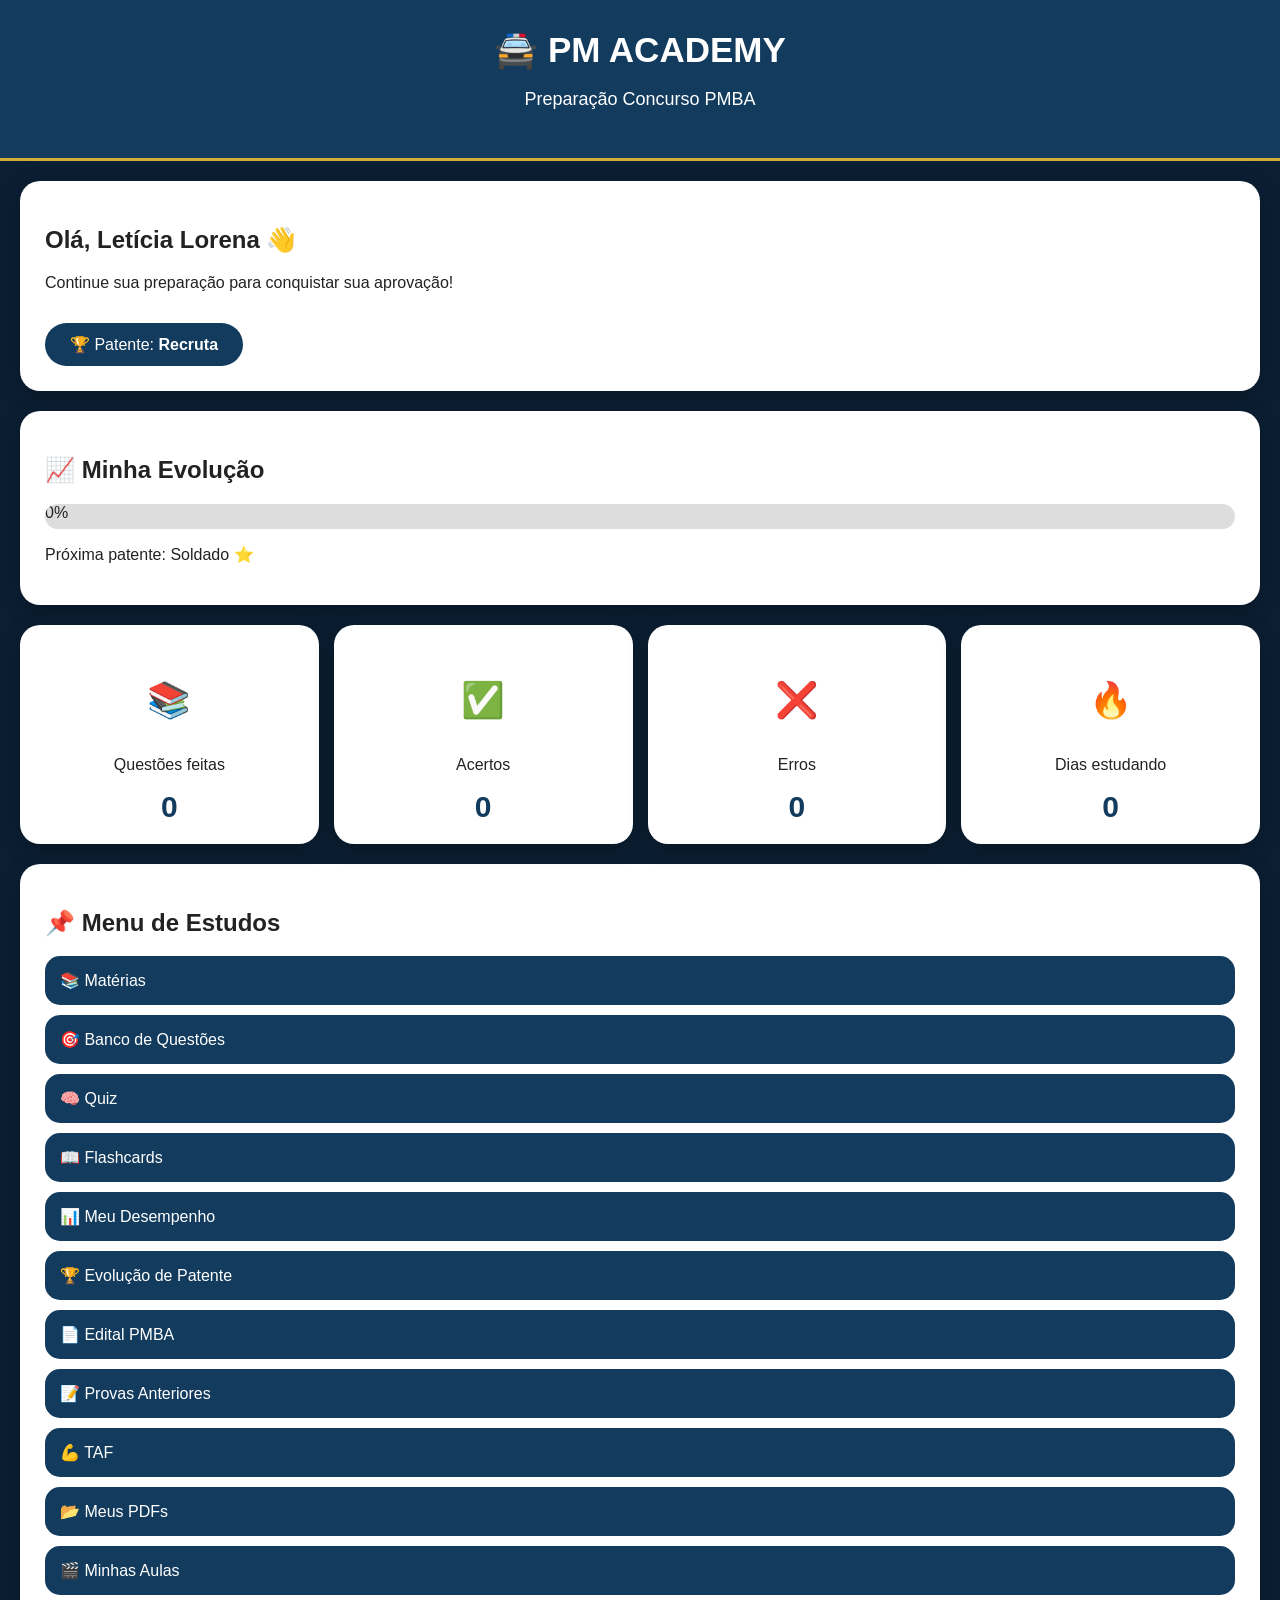
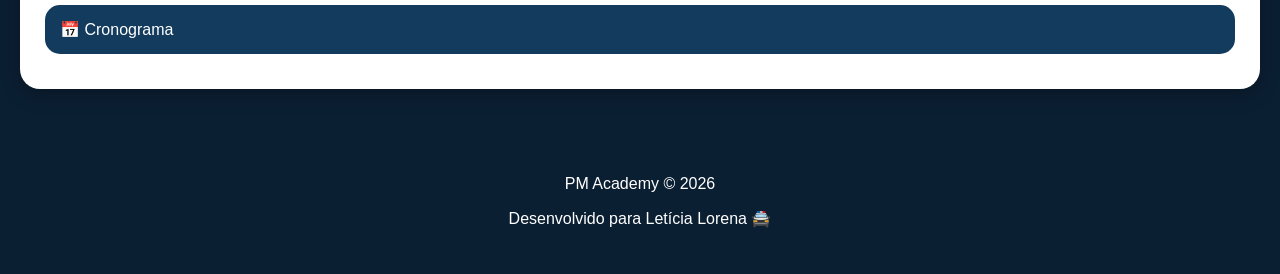
<file: index.html>
<!DOCTYPE html>
<html lang="pt-BR">
<head>
<meta charset="UTF-8">
<meta name="viewport" content="width=device-width, initial-scale=1.0">

<title>PM Academy</title>

<link rel="stylesheet" href="style.css">
</head>

<body>

<header class="topo">
    <h1>🚔 PM ACADEMY</h1>
    <p>Preparação Concurso PMBA</p>
</header>


<main>

<section class="boasvindas">
    <h2>Olá, Letícia Lorena 👋</h2>
    <p>Continue sua preparação para conquistar sua aprovação!</p>

    <div class="patente">
        🏆 Patente: <strong>Recruta</strong>
    </div>
</section>



<section class="progresso">

<h2>📈 Minha Evolução</h2>

<div class="barra">
    <div class="porcentagem">
        0%
    </div>
</div>

<p>Próxima patente: Soldado ⭐</p>

</section>




<section class="cards">

<div class="card">
<h3>📚</h3>
<p>Questões feitas</p>
<strong>0</strong>
</div>


<div class="card">
<h3>✅</h3>
<p>Acertos</p>
<strong>0</strong>
</div>


<div class="card">
<h3>❌</h3>
<p>Erros</p>
<strong>0</strong>
</div>


<div class="card">
<h3>🔥</h3>
<p>Dias estudando</p>
<strong>0</strong>
</div>


</section>




<section class="menu">

<h2>📌 Menu de Estudos</h2>


<a href="materias.html">📚 Matérias</a>

<a href="questoes.html">🎯 Banco de Questões</a>

<a href="quiz.html">🧠 Quiz</a>

<a href="flashcards.html">📖 Flashcards</a>

<a href="desempenho.html">📊 Meu Desempenho</a>

<a href="evolucao.html">🏆 Evolução de Patente</a>

<a href="edital.html">📄 Edital PMBA</a>

<a href="provas.html">📝 Provas Anteriores</a>

<a href="taf.html">💪 TAF</a>

<a href="pdfs.html">📂 Meus PDFs</a>

<a href="videos.html">🎬 Minhas Aulas</a>

<a href="cronograma.html">📅 Cronograma</a>


</section>


</main>




<footer>

<p>PM Academy © 2026</p>
<p>Desenvolvido para Letícia Lorena 🚔</p>

</footer>


</body>
</html>
</file>
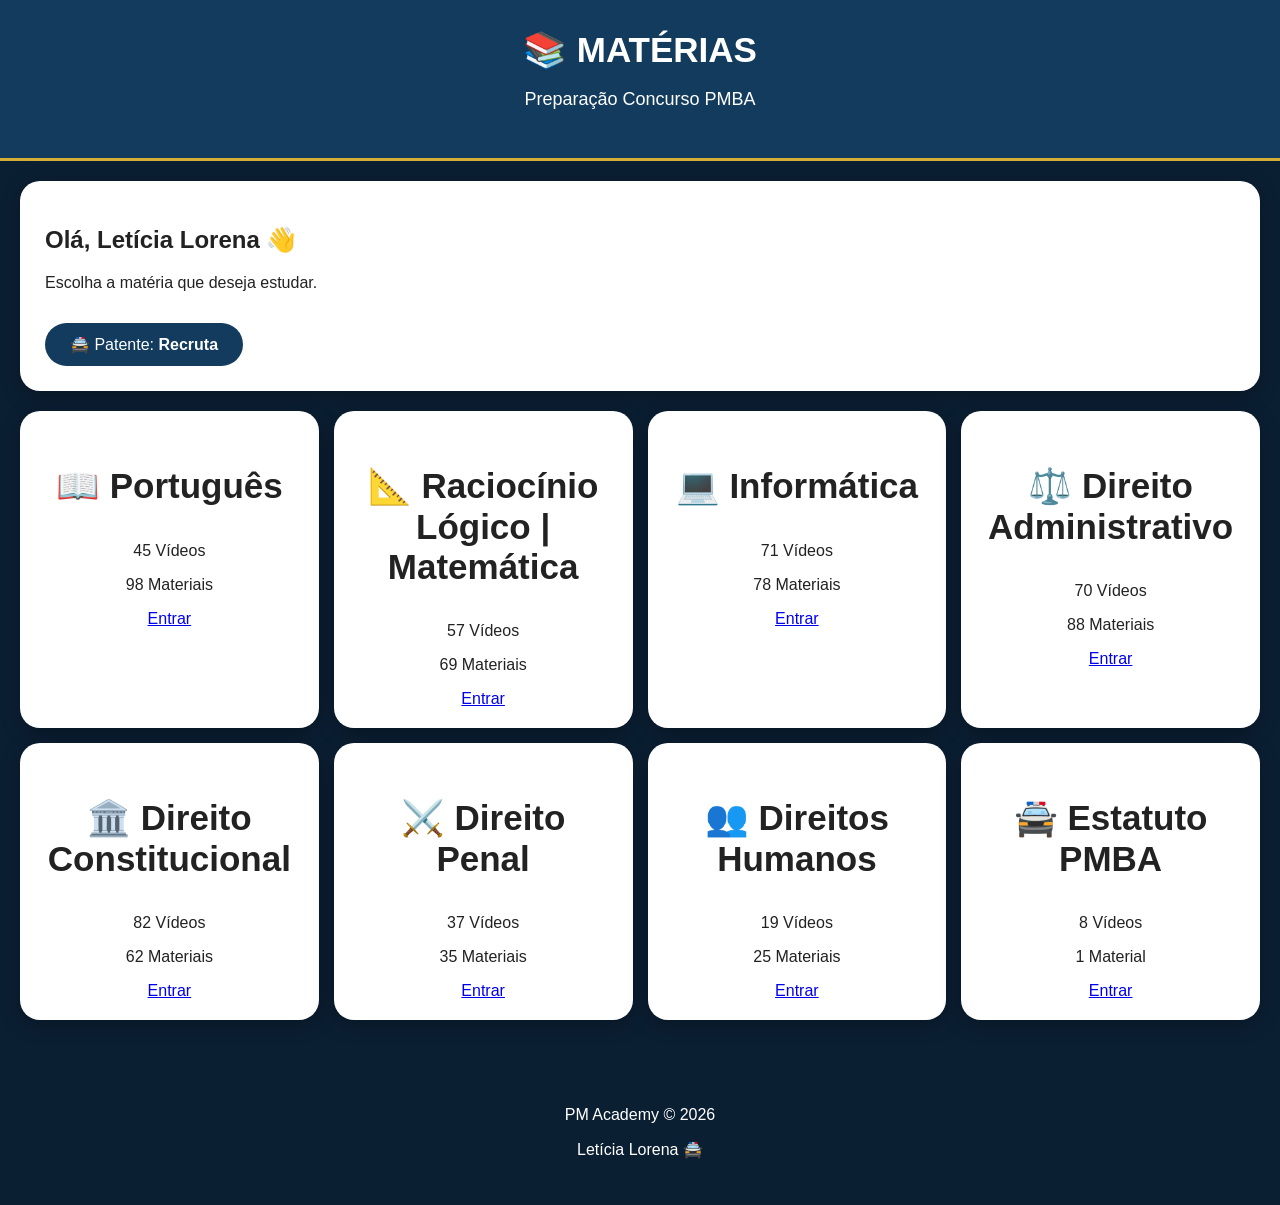
<file: materias.html>
<!DOCTYPE html>
<html lang="pt-BR">

<head>

<meta charset="UTF-8">
<meta name="viewport" content="width=device-width, initial-scale=1.0">

<title>Matérias - PM Academy</title>

<link rel="stylesheet" href="style.css">

</head>


<body>


<header class="topo">

<h1>📚 MATÉRIAS</h1>

<p>Preparação Concurso PMBA</p>

</header>



<main>


<section class="boasvindas">

<h2>Olá, Letícia Lorena 👋</h2>

<p>Escolha a matéria que deseja estudar.</p>

<div class="patente">
🚔 Patente: <strong>Recruta</strong>
</div>

</section>




<section class="cards">


<div class="card">
<h3>📖 Português</h3>
<p>45 Vídeos</p>
<p>98 Materiais</p>
<a href="#">Entrar</a>
</div>


<div class="card">
<h3>📐 Raciocínio Lógico | Matemática</h3>
<p>57 Vídeos</p>
<p>69 Materiais</p>
<a href="#">Entrar</a>
</div>


<div class="card">
<h3>💻 Informática</h3>
<p>71 Vídeos</p>
<p>78 Materiais</p>
<a href="#">Entrar</a>
</div>


<div class="card">
<h3>⚖️ Direito Administrativo</h3>
<p>70 Vídeos</p>
<p>88 Materiais</p>
<a href="#">Entrar</a>
</div>


<div class="card">
<h3>🏛️ Direito Constitucional</h3>
<p>82 Vídeos</p>
<p>62 Materiais</p>
<a href="#">Entrar</a>
</div>


<div class="card">
<h3>⚔️ Direito Penal</h3>
<p>37 Vídeos</p>
<p>35 Materiais</p>
<a href="#">Entrar</a>
</div>


<div class="card">
<h3>👥 Direitos Humanos</h3>
<p>19 Vídeos</p>
<p>25 Materiais</p>
<a href="#">Entrar</a>
</div>


<div class="card">
<h3>🚔 Estatuto PMBA</h3>
<p>8 Vídeos</p>
<p>1 Material</p>
<a href="#">Entrar</a>
</div>


</section>


</main>




<footer>

<p>PM Academy © 2026</p>

<p>Letícia Lorena 🚔</p>

</footer>



</body>

</html>
</file>
<file: style.css>
*{
    box-sizing:border-box;
    font-family:Arial, sans-serif;
}

body{
    margin:0;
    background:#0b1f33;
    color:white;
}

.topo{
    background:#123b5d;
    padding:30px;
    text-align:center;
    border-bottom:3px solid #d4af37;
}

.topo h1{
    font-size:35px;
    margin:0;
}

.topo p{
    font-size:18px;
}


main{
    padding:20px;
}


.boasvindas,
.progresso,
.menu{
    background:#ffffff;
    color:#222;
    padding:25px;
    margin-bottom:20px;
    border-radius:20px;
    box-shadow:0 5px 20px rgba(0,0,0,.3);
}


.patente{
    display:inline-block;
    background:#123b5d;
    color:white;
    padding:12px 25px;
    border-radius:30px;
    margin-top:15px;
}


.barra{
    height:25px;
    background:#ddd;
    border-radius:20px;
    overflow:hidden;
}


.porcentagem{
    width:0%;
    height:100%;
    background:#d4af37;
}


.cards{
    display:grid;
    grid-template-columns:repeat(4,1fr);
    gap:15px;
    margin-bottom:20px;
}


.card{
    background:white;
    color:#222;
    padding:20px;
    border-radius:20px;
    text-align:center;
    box-shadow:0 5px 20px rgba(0,0,0,.3);
}


.card h3{
    font-size:35px;
}


.card strong{
    font-size:30px;
    color:#123b5d;
}


.menu a{
    display:block;
    background:#123b5d;
    color:white;
    text-decoration:none;
    padding:15px;
    margin:10px 0;
    border-radius:15px;
}


.menu a:hover{
    background:#d4af37;
    color:#111;
}


footer{
    text-align:center;
    padding:30px;
}


@media(max-width:700px){

.cards{
    grid-template-columns:repeat(2,1fr);
}

}
</file>
